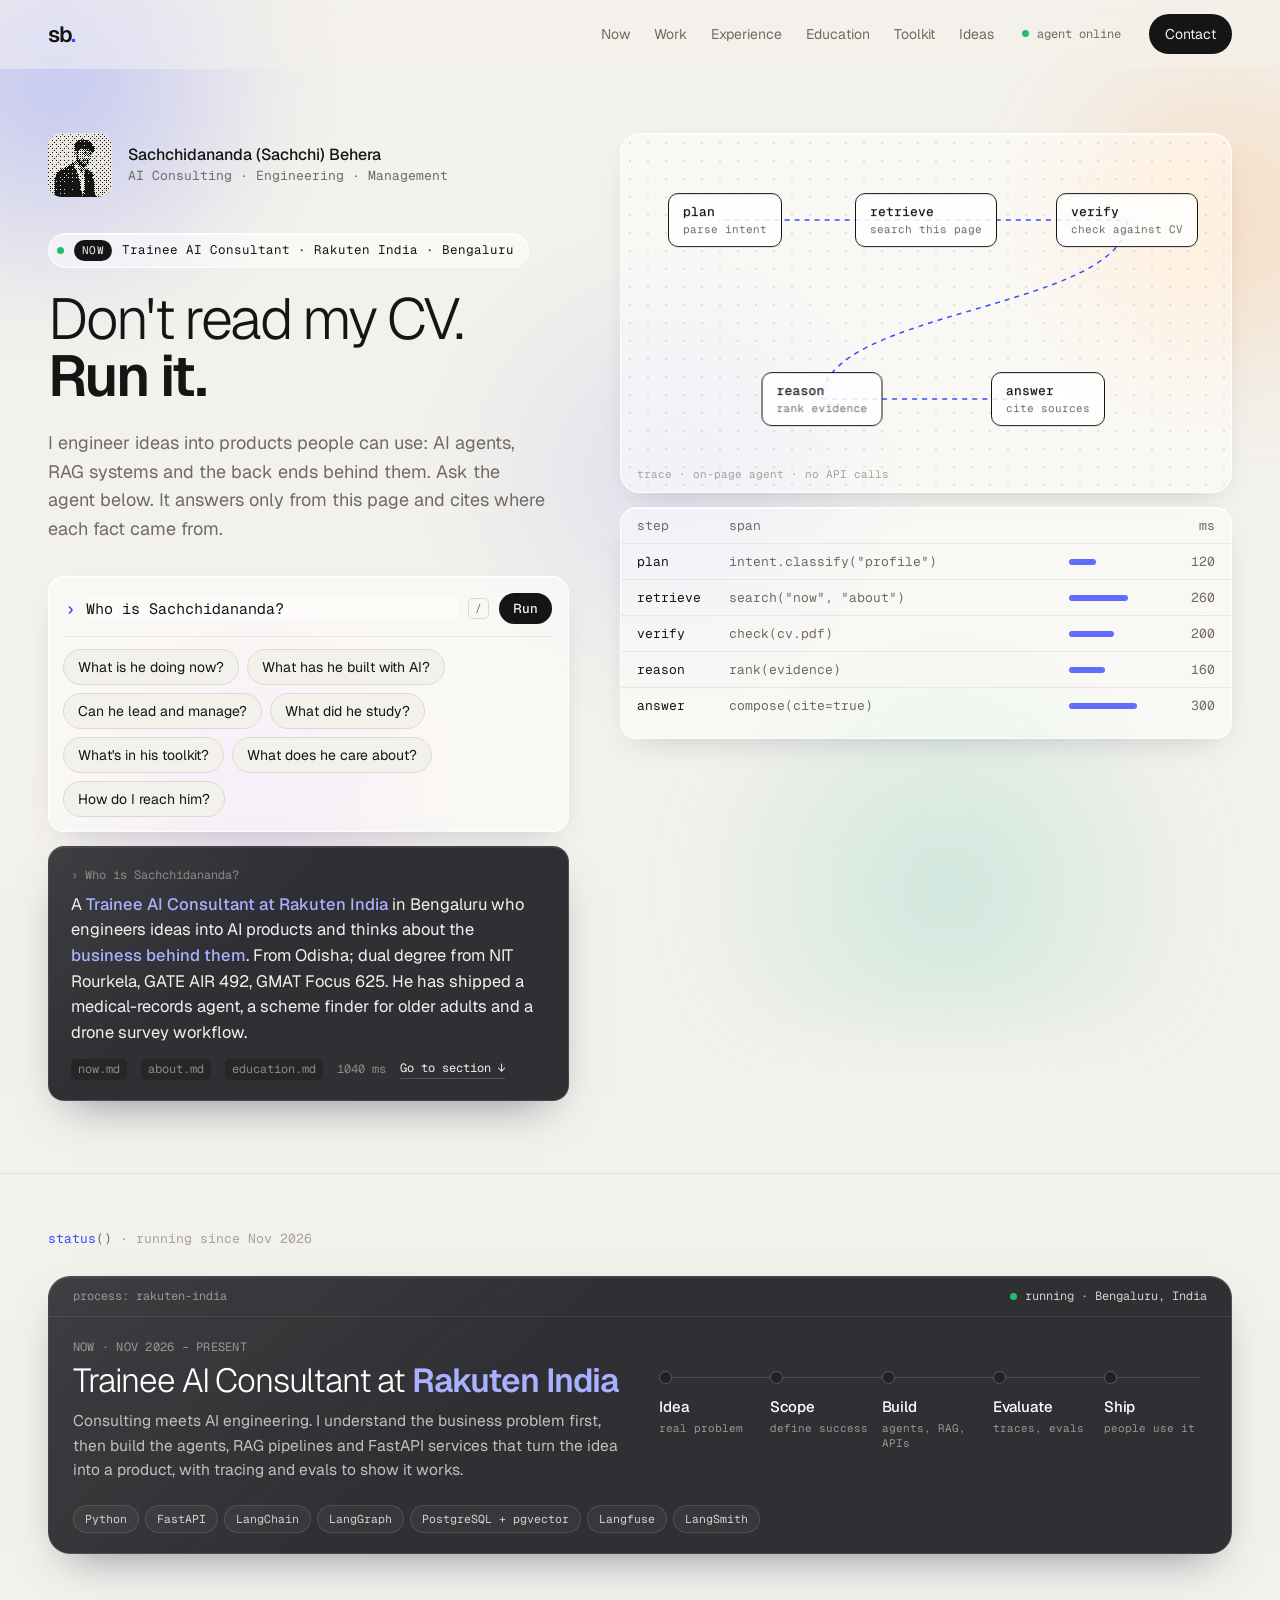
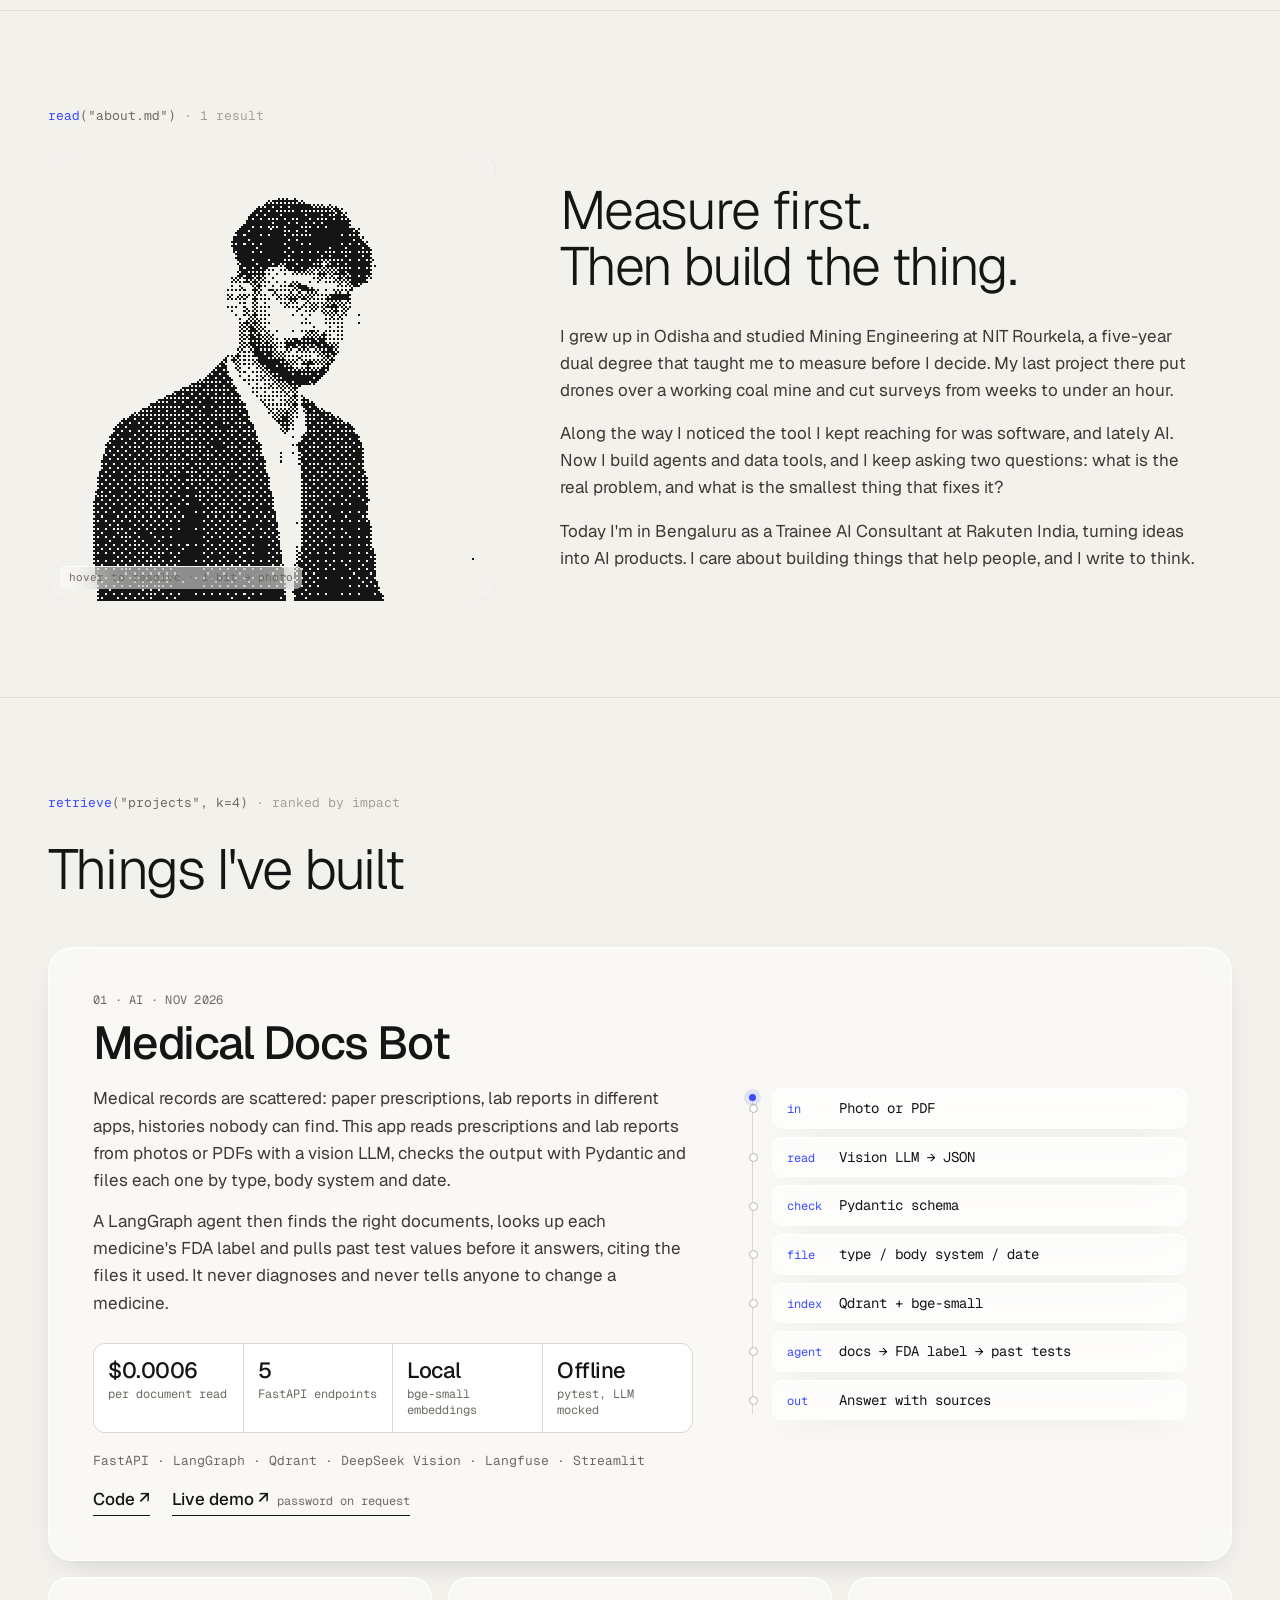
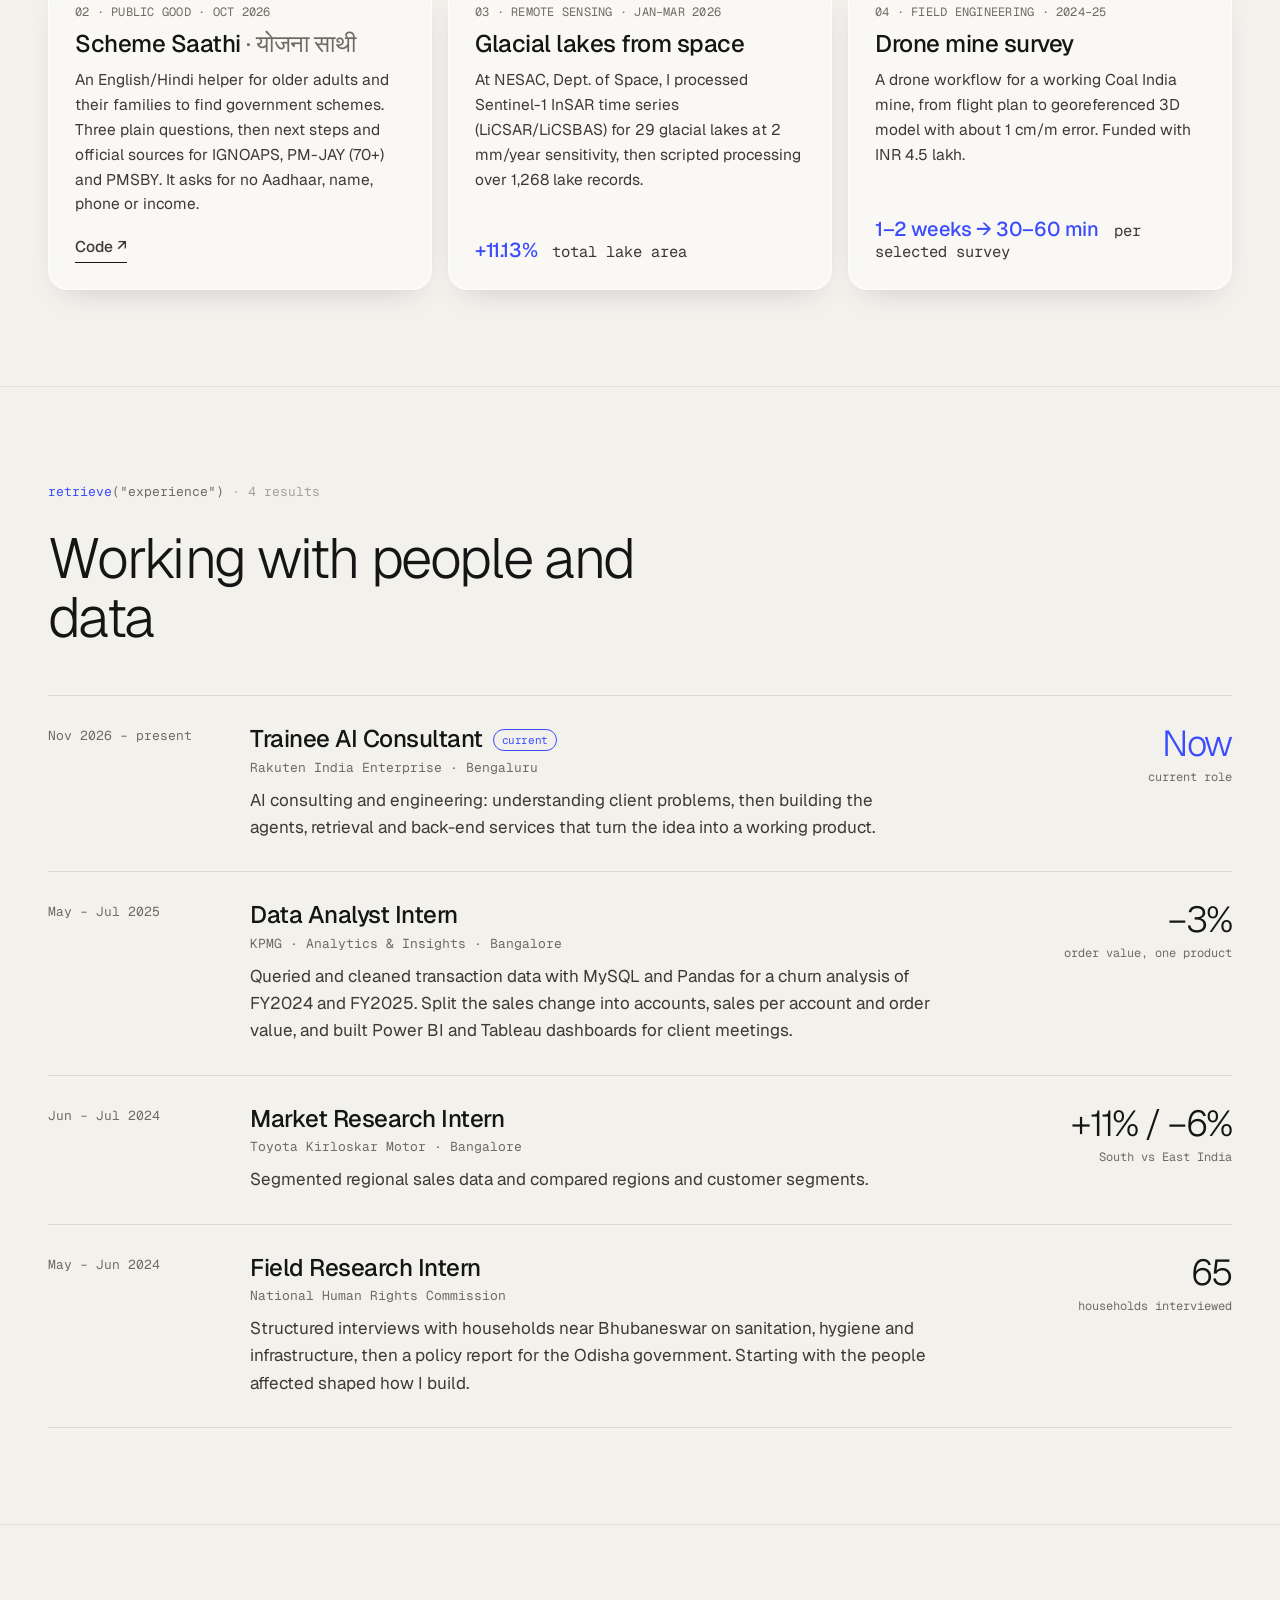
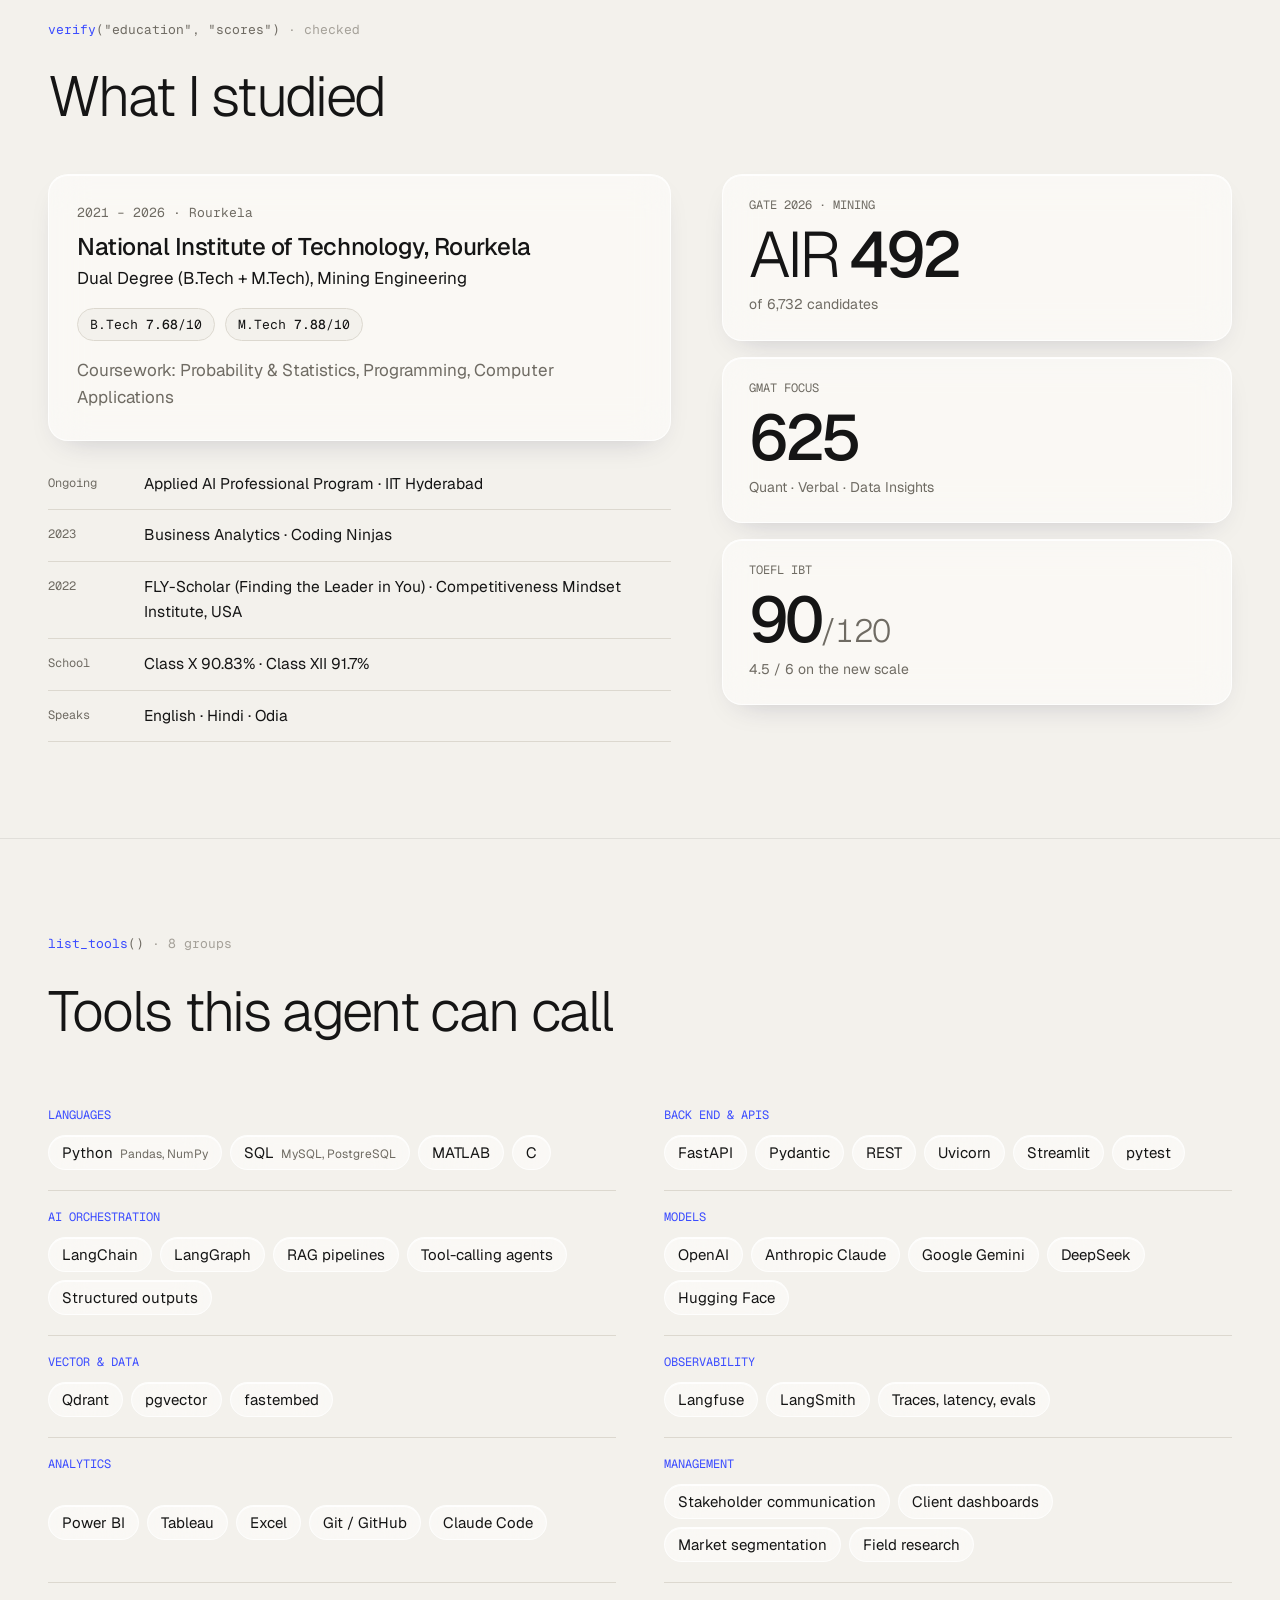
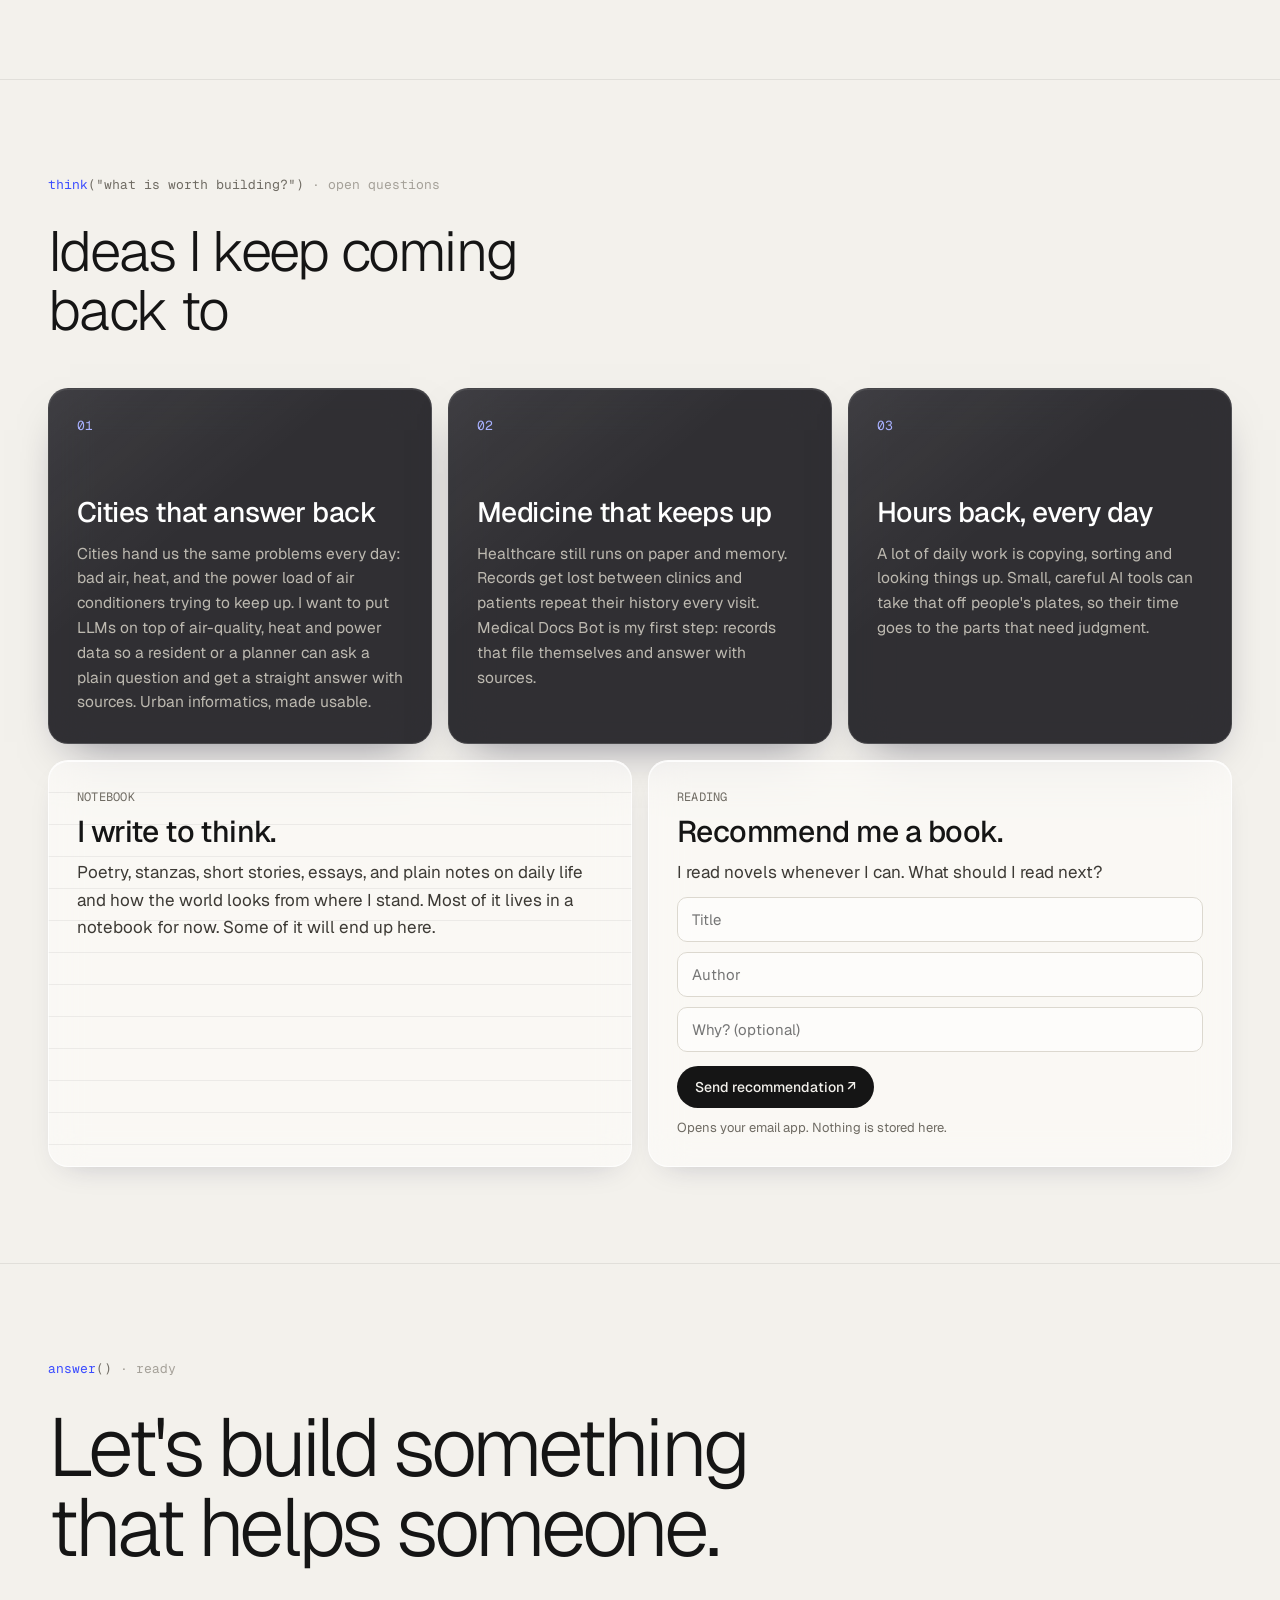
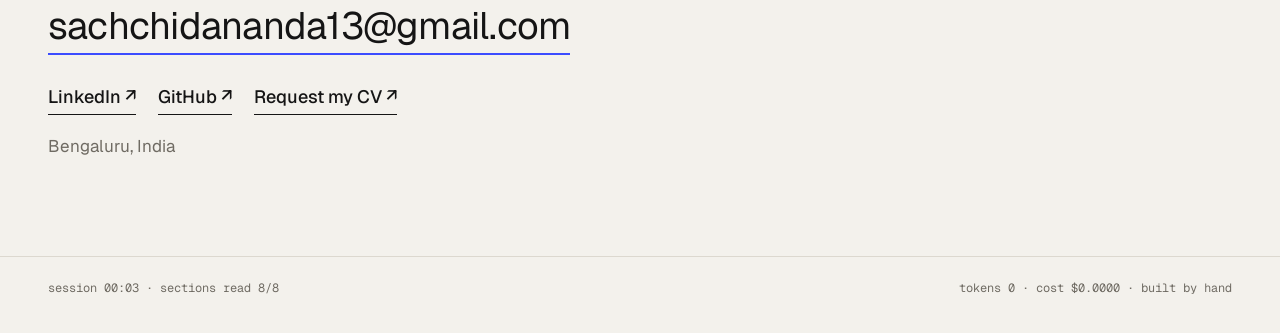
<file: index.html>
<!doctype html>
<html lang="en">
<head>
<meta charset="utf-8">
<meta name="viewport" content="width=device-width, initial-scale=1">
<title>Sachchidananda (Sachchi) Behera · AI, engineering, management</title>
<meta name="description" content="Sachchidananda (Sachchi) Behera is a Trainee AI Consultant at Rakuten India in Bengaluru who engineers ideas into AI products. NIT Rourkela dual degree, GATE AIR 492, GMAT Focus 625. Medical Docs Bot, Scheme Saathi and more.">
<link rel="canonical" href="https://sachchi-sapiens.github.io/">
<meta property="og:title" content="Sachchidananda (Sachchi) Behera · Don't read my CV. Run it.">
<meta property="og:description" content="AI systems, engineering and management. Ask the on-page agent anything about my work.">
<meta property="og:url" content="https://sachchi-sapiens.github.io/">
<meta property="og:image" content="https://sachchi-sapiens.github.io/photo.jpg">
<meta name="twitter:card" content="summary">
<link rel="icon" href="favicon.svg" type="image/svg+xml">
<link rel="preconnect" href="https://fonts.googleapis.com">
<link rel="preconnect" href="https://fonts.gstatic.com" crossorigin>
<link href="https://fonts.googleapis.com/css2?family=Geist:wght@300;400;500;600&family=Geist+Mono:wght@400;500&display=swap" rel="stylesheet">
<link rel="stylesheet" href="styles.css">
</head>
<body>
<a class="skip" href="#about">Skip to content</a>

<header class="top">
  <a class="mono-mark" href="#top" aria-label="Back to top">sb<span>.</span></a>
  <nav aria-label="Sections">
    <a href="#now">Now</a><a href="#work">Work</a><a href="#lead">Experience</a><a href="#edu">Education</a><a href="#tools">Toolkit</a><a href="#ideas">Ideas</a>
  </nav>
  <span class="live">agent online</span>
  <a class="btn-sm" href="#contact">Contact</a>
</header>

<main>
<!-- ============ HERO / AGENT ============ -->
<section class="hero" id="top">
  <div class="hero-left">
    <div class="who">
      <canvas id="avatar" width="128" height="128" aria-hidden="true"></canvas>
      <div><b>Sachchidananda (Sachchi) Behera</b>AI Consulting · Engineering · Management</div>
    </div>
    <a class="now-pill" href="#now"><span class="dot" aria-hidden="true"></span><span>Now</span>Trainee AI Consultant · Rakuten India · Bengaluru</a>
    <h1>Don't read my CV.<br><b>Run it.</b></h1>
    <p class="sub">I engineer ideas into products people can use: AI agents, RAG systems and the back ends behind them. Ask the agent below. It answers only from this page and cites where each fact came from.</p>

    <form class="ask" id="ask" autocomplete="off">
      <label for="q" class="sr">Ask a question about Sachchidananda</label>
      <div class="ask-row">
        <span class="prompt" aria-hidden="true">›</span>
        <input id="q" name="q" placeholder="Ask anything, e.g. can he lead a team?" maxlength="120">
        <kbd aria-hidden="true">/</kbd>
        <button class="run" type="submit">Run</button>
      </div>
      <div class="chips" id="chips"></div>
    </form>

    <div class="answer" id="answer" aria-live="polite"></div>
  </div>

  <div class="hero-right">
    <div class="graph" id="graph" aria-hidden="true">
      <svg id="edges"></svg>
      <div class="node" data-n="plan" style="--x:17%;--y:24%">plan<small>parse intent</small></div>
      <div class="node" data-n="retrieve" style="--x:50%;--y:24%">retrieve<small>search this page</small></div>
      <div class="node" data-n="verify" style="--x:83%;--y:24%">verify<small>check against CV</small></div>
      <div class="node" data-n="reason" style="--x:33%;--y:74%">reason<small>rank evidence</small></div>
      <div class="node" data-n="answer" style="--x:70%;--y:74%">answer<small>cite sources</small></div>
      <span class="graph-label">trace · on-page agent · no API calls</span>
    </div>
    <div class="trace" id="trace">
      <div class="row head"><span>step</span><span>span</span><span class="ms">ms</span></div>
    </div>
  </div>
</section>

<!-- ============ NOW ============ -->
<section class="sec" id="now">
  <p class="span-h"><span>status</span>() <i>· running since Nov 2026</i></p>
  <article class="now">
    <div class="now-head">
      <span>process: rakuten-india</span>
      <span class="run-state"><span class="dot" aria-hidden="true"></span>running · Bengaluru, India</span>
    </div>
    <div class="now-body">
      <div class="now-text">
        <p class="tag">Now · Nov 2026 – present</p>
        <h2>Trainee AI Consultant at <b>Rakuten India</b></h2>
        <p>Consulting meets AI engineering. I understand the business problem first, then build the agents, RAG pipelines and FastAPI services that turn the idea into a product, with tracing and evals to show it works.</p>
      </div>
      <ol class="flow" aria-label="How I take an idea to a product">
        <li><b>Idea</b><small>real problem</small></li>
        <li><b>Scope</b><small>define success</small></li>
        <li><b>Build</b><small>agents, RAG, APIs</small></li>
        <li><b>Evaluate</b><small>traces, evals</small></li>
        <li><b>Ship</b><small>people use it</small></li>
      </ol>
    </div>
    <p class="now-stack"><span>Python</span><span>FastAPI</span><span>LangChain</span><span>LangGraph</span><span>PostgreSQL + pgvector</span><span>Langfuse</span><span>LangSmith</span></p>
  </article>
</section>

<!-- ============ ABOUT ============ -->
<section class="sec" id="about">
  <p class="span-h"><span>read</span>("about.md") <i>· 1 result</i></p>
  <div class="about">
    <figure class="portrait" tabindex="0" aria-label="Portrait of Sachchidananda Behera. Hover or tap to see the photo.">
      <img src="photo.jpg" alt="Sachchidananda Behera, black and white portrait in a dark blazer" width="1254" height="1254">
      <canvas id="dither" aria-hidden="true"></canvas>
      <figcaption>hover to resolve · 1-bit → photo</figcaption>
    </figure>
    <div class="about-text">
      <h2>Measure first.<br>Then build the thing.</h2>
      <p>I grew up in Odisha and studied Mining Engineering at NIT Rourkela, a five-year dual degree that taught me to measure before I decide. My last project there put drones over a working coal mine and cut surveys from weeks to under an hour.</p>
      <p>Along the way I noticed the tool I kept reaching for was software, and lately AI. Now I build agents and data tools, and I keep asking two questions: what is the real problem, and what is the smallest thing that fixes it?</p>
      <p>Today I'm in Bengaluru as a Trainee AI Consultant at Rakuten India, turning ideas into AI products. I care about building things that help people, and I write to think.</p>
    </div>
  </div>
</section>

<!-- ============ WORK ============ -->
<section class="sec" id="work">
  <p class="span-h"><span>retrieve</span>("projects", k=4) <i>· ranked by impact</i></p>
  <h2 class="sec-title">Things I've built</h2>

  <article class="feature">
    <div class="feature-text">
      <p class="tag">01 · AI · Nov 2026</p>
      <h3>Medical Docs Bot</h3>
      <p>Medical records are scattered: paper prescriptions, lab reports in different apps, histories nobody can find. This app reads prescriptions and lab reports from photos or PDFs with a vision LLM, checks the output with Pydantic and files each one by type, body system and date.</p>
      <p>A LangGraph agent then finds the right documents, looks up each medicine's FDA label and pulls past test values before it answers, citing the files it used. It never diagnoses and never tells anyone to change a medicine.</p>
      <ul class="stats">
        <li><b>$0.0006</b>per document read</li>
        <li><b>5</b>FastAPI endpoints</li>
        <li><b>Local</b>bge-small embeddings</li>
        <li><b>Offline</b>pytest, LLM mocked</li>
      </ul>
      <p class="stack">FastAPI · LangGraph · Qdrant · DeepSeek Vision · Langfuse · Streamlit</p>
      <p class="links"><a href="https://github.com/sachchi-sapiens/medical-docs-bot" target="_blank" rel="noopener">Code ↗</a><a href="https://medical-docs-bot.streamlit.app" target="_blank" rel="noopener">Live demo ↗ <small>password on request</small></a></p>
    </div>
    <ol class="pipe" aria-label="How Medical Docs Bot works">
      <li><span>in</span>Photo or PDF</li>
      <li><span>read</span>Vision LLM → JSON</li>
      <li><span>check</span>Pydantic schema</li>
      <li><span>file</span>type / body system / date</li>
      <li><span>index</span>Qdrant + bge-small</li>
      <li><span>agent</span>docs → FDA label → past tests</li>
      <li><span>out</span>Answer with sources</li>
    </ol>
  </article>

  <div class="cards">
    <article class="card">
      <p class="tag">02 · Public good · Oct 2026</p>
      <h3>Scheme Saathi <span lang="hi">· योजना साथी</span></h3>
      <p>An English/Hindi helper for older adults and their families to find government schemes. Three plain questions, then next steps and official sources for IGNOAPS, PM-JAY (70+) and PMSBY. It asks for no Aadhaar, name, phone or income.</p>
      <p class="links"><a href="https://github.com/sachchi-sapiens/scheme-saathi" target="_blank" rel="noopener">Code ↗</a></p>
    </article>
    <article class="card">
      <p class="tag">03 · Remote sensing · Jan–Mar 2026</p>
      <h3>Glacial lakes from space</h3>
      <p>At NESAC, Dept. of Space, I processed Sentinel-1 InSAR time series (LiCSAR/LiCSBAS) for 29 glacial lakes at 2 mm/year sensitivity, then scripted processing over 1,268 lake records.</p>
      <p class="num-line"><b>+11.13%</b> total lake area</p>
    </article>
    <article class="card">
      <p class="tag">04 · Field engineering · 2024–25</p>
      <h3>Drone mine survey</h3>
      <p>A drone workflow for a working Coal India mine, from flight plan to georeferenced 3D model with about 1 cm/m error. Funded with INR 4.5 lakh.</p>
      <p class="num-line"><b>1–2 weeks → 30–60 min</b> per selected survey</p>
    </article>
  </div>
</section>

<!-- ============ LEADERSHIP ============ -->
<section class="sec" id="lead">
  <p class="span-h"><span>retrieve</span>("experience") <i>· 4 results</i></p>
  <h2 class="sec-title">Working with people and data</h2>
  <div class="rows">
    <article class="row-item current">
      <p class="when">Nov 2026 – present</p>
      <div><h3>Trainee AI Consultant</h3><p class="org">Rakuten India Enterprise · Bengaluru</p><p>AI consulting and engineering: understanding client problems, then building the agents, retrieval and back-end services that turn the idea into a working product.</p></div>
      <p class="big">Now<small>current role</small></p>
    </article>
    <article class="row-item">
      <p class="when">May – Jul 2025</p>
      <div><h3>Data Analyst Intern</h3><p class="org">KPMG · Analytics &amp; Insights · Bangalore</p><p>Queried and cleaned transaction data with MySQL and Pandas for a churn analysis of FY2024 and FY2025. Split the sales change into accounts, sales per account and order value, and built Power BI and Tableau dashboards for client meetings.</p></div>
      <p class="big">−3%<small>order value, one product</small></p>
    </article>
    <article class="row-item">
      <p class="when">Jun – Jul 2024</p>
      <div><h3>Market Research Intern</h3><p class="org">Toyota Kirloskar Motor · Bangalore</p><p>Segmented regional sales data and compared regions and customer segments.</p></div>
      <p class="big">+11% / −6%<small>South vs East India</small></p>
    </article>
    <article class="row-item">
      <p class="when">May – Jun 2024</p>
      <div><h3>Field Research Intern</h3><p class="org">National Human Rights Commission</p><p>Structured interviews with households near Bhubaneswar on sanitation, hygiene and infrastructure, then a policy report for the Odisha government. Starting with the people affected shaped how I build.</p></div>
      <p class="big">65<small>households interviewed</small></p>
    </article>
  </div>
</section>

<!-- ============ EDUCATION ============ -->
<section class="sec" id="edu">
  <p class="span-h"><span>verify</span>("education", "scores") <i>· checked</i></p>
  <h2 class="sec-title">What I studied</h2>
  <div class="edu">
    <div>
      <article class="school">
        <p class="when">2021 – 2026 · Rourkela</p>
        <h3>National Institute of Technology, Rourkela</h3>
        <p>Dual Degree (B.Tech + M.Tech), Mining Engineering</p>
        <p class="grades"><span>B.Tech <b>7.68</b>/10</span><span>M.Tech <b>7.88</b>/10</span></p>
        <p class="muted">Coursework: Probability &amp; Statistics, Programming, Computer Applications</p>
      </article>
      <ul class="certs">
        <li><span>Ongoing</span>Applied AI Professional Program · IIT Hyderabad</li>
        <li><span>2023</span>Business Analytics · Coding Ninjas</li>
        <li><span>2022</span>FLY-Scholar (Finding the Leader in You) · Competitiveness Mindset Institute, USA</li>
        <li><span>School</span>Class X 90.83% · Class XII 91.7%</li>
        <li><span>Speaks</span>English · Hindi · Odia</li>
      </ul>
    </div>
    <div class="scores">
      <div class="score"><p class="lbl">GATE 2026 · Mining</p><p class="val">AIR <b data-count="492">492</b></p><p class="muted">of 6,732 candidates</p></div>
      <div class="score"><p class="lbl">GMAT Focus</p><p class="val"><b data-count="625">625</b></p><p class="muted">Quant · Verbal · Data Insights</p></div>
      <div class="score"><p class="lbl">TOEFL iBT</p><p class="val"><b data-count="90">90</b><i>/120</i></p><p class="muted">4.5 / 6 on the new scale</p></div>
    </div>
  </div>
</section>

<!-- ============ TOOLKIT ============ -->
<section class="sec" id="tools">
  <p class="span-h"><span>list_tools</span>() <i>· 8 groups</i></p>
  <h2 class="sec-title">Tools this agent can call</h2>
  <dl class="tools">
    <div><dt>Languages</dt><dd>Python <small>Pandas, NumPy</small></dd><dd>SQL <small>MySQL, PostgreSQL</small></dd><dd>MATLAB</dd><dd>C</dd></div>
    <div><dt>Back end &amp; APIs</dt><dd>FastAPI</dd><dd>Pydantic</dd><dd>REST</dd><dd>Uvicorn</dd><dd>Streamlit</dd><dd>pytest</dd></div>
    <div><dt>AI orchestration</dt><dd>LangChain</dd><dd>LangGraph</dd><dd>RAG pipelines</dd><dd>Tool-calling agents</dd><dd>Structured outputs</dd></div>
    <div><dt>Models</dt><dd>OpenAI</dd><dd>Anthropic Claude</dd><dd>Google Gemini</dd><dd>DeepSeek</dd><dd>Hugging Face</dd></div>
    <div><dt>Vector &amp; data</dt><dd>Qdrant</dd><dd>pgvector</dd><dd>fastembed</dd></div>
    <div><dt>Observability</dt><dd>Langfuse</dd><dd>LangSmith</dd><dd>Traces, latency, evals</dd></div>
    <div><dt>Analytics</dt><dd>Power BI</dd><dd>Tableau</dd><dd>Excel</dd><dd>Git / GitHub</dd><dd>Claude Code</dd></div>
    <div><dt>Management</dt><dd>Stakeholder communication</dd><dd>Client dashboards</dd><dd>Market segmentation</dd><dd>Field research</dd></div>
  </dl>
</section>

<!-- ============ IDEAS ============ -->
<section class="sec" id="ideas">
  <p class="span-h"><span>think</span>("what is worth building?") <i>· open questions</i></p>
  <h2 class="sec-title">Ideas I keep coming back to</h2>
  <div class="ideas">
    <article class="idea">
      <p class="idx">01</p>
      <h3>Cities that answer back</h3>
      <p>Cities hand us the same problems every day: bad air, heat, and the power load of air conditioners trying to keep up. I want to put LLMs on top of air-quality, heat and power data so a resident or a planner can ask a plain question and get a straight answer with sources. Urban informatics, made usable.</p>
    </article>
    <article class="idea">
      <p class="idx">02</p>
      <h3>Medicine that keeps up</h3>
      <p>Healthcare still runs on paper and memory. Records get lost between clinics and patients repeat their history every visit. Medical Docs Bot is my first step: records that file themselves and answer with sources.</p>
    </article>
    <article class="idea">
      <p class="idx">03</p>
      <h3>Hours back, every day</h3>
      <p>A lot of daily work is copying, sorting and looking things up. Small, careful AI tools can take that off people's plates, so their time goes to the parts that need judgment.</p>
    </article>
  </div>

  <div class="notebook">
    <div class="note">
      <p class="tag">Notebook</p>
      <h3>I write to think.</h3>
      <p>Poetry, stanzas, short stories, essays, and plain notes on daily life and how the world looks from where I stand. Most of it lives in a notebook for now. Some of it will end up here.</p>
    </div>
    <form class="book" id="book">
      <p class="tag">Reading</p>
      <h3>Recommend me a book.</h3>
      <p>I read novels whenever I can. What should I read next?</p>
      <label class="sr" for="bt">Book title</label>
      <input id="bt" name="title" placeholder="Title" required maxlength="120">
      <label class="sr" for="ba">Author</label>
      <input id="ba" name="author" placeholder="Author" maxlength="80">
      <label class="sr" for="bw">Why I should read it</label>
      <input id="bw" name="why" placeholder="Why? (optional)" maxlength="240">
      <button type="submit">Send recommendation ↗</button>
      <p class="muted small">Opens your email app. Nothing is stored here.</p>
    </form>
  </div>
</section>

<!-- ============ CONTACT ============ -->
<section class="sec contact" id="contact">
  <p class="span-h"><span>answer</span>() <i>· ready</i></p>
  <h2>Let's build something<br>that helps someone.</h2>
  <a class="mail" href="mailto:sachchidananda13@gmail.com">sachchidananda13@gmail.com</a>
  <p class="links big-links">
    <a href="https://www.linkedin.com/in/sachchidananda-behera" target="_blank" rel="noopener">LinkedIn ↗</a>
    <a href="https://github.com/sachchi-sapiens" target="_blank" rel="noopener">GitHub ↗</a>
    <a href="mailto:sachchidananda13@gmail.com?subject=CV%20request">Request my CV ↗</a>
  </p>
  <p class="muted">Bengaluru, India</p>
</section>
</main>

<footer class="foot">
  <span id="runlog">session started</span>
  <span>tokens 0 · cost $0.0000 · built by hand</span>
</footer>

<script src="content.js"></script>
<script src="app.js"></script>
</body>
</html>
</file>
<file: styles.css>
:root{
  --bg:#f3f1ec; --paper:#fff; --glass:rgba(255,255,255,.5); --glass-edge:rgba(255,255,255,.75); --glass-dark:rgba(16,16,22,.86); --ink:#151515; --dim:#6f6b63; --line:#dcd8cf; --soft:#e9e6df;
  --acc:#3b4cff; --acc-soft:rgba(59,76,255,.12); --ok:#1fbf6a;
  --pad:clamp(16px,4vw,48px); --max:1280px;
  --sans:'Geist',system-ui,-apple-system,sans-serif; --mono:'Geist Mono',ui-monospace,Consolas,monospace;
}
*{box-sizing:border-box;margin:0;padding:0}
html{scroll-behavior:smooth;scroll-padding-top:72px}
body{background:var(--bg);color:var(--ink);font:400 17px/1.6 var(--sans);-webkit-font-smoothing:antialiased;overflow-x:hidden}
a{color:inherit}
img,canvas{display:block;max-width:100%}
h1,h2,h3{font-weight:400;letter-spacing:-.03em;line-height:1.05}
b{font-weight:600}
.sr{position:absolute;width:1px;height:1px;overflow:hidden;clip:rect(0 0 0 0);white-space:nowrap}
.skip{position:absolute;left:-999px;top:8px;background:var(--ink);color:var(--bg);padding:8px 14px;border-radius:8px;z-index:99}
.skip:focus{left:8px}
:focus-visible{outline:2px solid var(--acc);outline-offset:3px;border-radius:6px}
.muted{color:var(--dim)}
.small{font-size:13px}
.tag{font:400 12px/1.4 var(--mono);color:var(--dim);letter-spacing:.02em;text-transform:uppercase}

/* ---------- top bar ---------- */
.top{position:sticky;top:0;z-index:20;display:flex;align-items:center;gap:28px;padding:14px var(--pad);background:rgba(243,241,236,.55);-webkit-backdrop-filter:blur(18px) saturate(160%);backdrop-filter:blur(18px) saturate(160%);border-bottom:1px solid transparent;transition:border-color .3s}
.top.scrolled{border-bottom-color:var(--line)}
.mono-mark{font:600 22px/1 var(--sans);letter-spacing:-.06em;text-decoration:none}
.mono-mark span{color:var(--acc)}
.top nav{display:flex;gap:24px;margin-left:auto;font-size:14px}
.top nav a{text-decoration:none;color:var(--dim);transition:color .2s}
.top nav a:hover,.top nav a.on{color:var(--ink)}
.live{font:400 12px/1 var(--mono);color:var(--dim)}
.live::before{content:'';display:inline-block;width:7px;height:7px;border-radius:50%;background:var(--ok);margin-right:8px;vertical-align:1px;animation:pulse 1.8s infinite}
@keyframes pulse{50%{opacity:.3}}
.btn-sm{font-size:14px;text-decoration:none;background:var(--ink);color:var(--bg);padding:9px 16px;border-radius:999px;transition:background .2s}
.btn-sm:hover{background:var(--acc)}

/* ---------- hero ---------- */
.hero{display:grid;grid-template-columns:minmax(0,.92fr) minmax(0,1.08fr);gap:clamp(28px,4vw,64px);max-width:var(--max);margin:0 auto;padding:clamp(28px,5vw,64px) var(--pad) 72px;min-height:calc(100vh - 62px)}
.who{display:flex;gap:16px;align-items:center;margin-bottom:36px}
.who canvas{width:64px;height:64px;border-radius:14px;background:var(--soft);image-rendering:pixelated}
.who div{font:400 13px/1.5 var(--mono);color:var(--dim)}
.who b{display:block;font:500 16px/1.3 var(--sans);color:var(--ink)}
.hero h1{font-weight:300;font-size:clamp(40px,4.5vw,70px);line-height:1;letter-spacing:-.045em}
.hero h1 b{font-weight:600}
.sub{margin-top:24px;max-width:500px;color:var(--dim);font-size:18px}

.ask{margin-top:32px;border:1px solid var(--line);border-radius:16px;background:var(--paper);padding:14px;box-shadow:0 1px 0 rgba(0,0,0,.02)}
.ask-row{display:flex;align-items:center;gap:10px;border-bottom:1px solid var(--soft);padding:2px 2px 12px}
.prompt{font:500 18px/1 var(--mono);color:var(--acc)}
.ask input{flex:1;min-width:0;border:0;outline:0;background:none;font:400 15px/1.4 var(--mono);color:var(--ink)}
.ask input::placeholder{color:#a5a199}
kbd{font:400 11px/1 var(--mono);color:var(--dim);border:1px solid var(--line);border-radius:5px;padding:4px 6px}
.run{border:0;background:var(--ink);color:var(--bg);font:500 13px/1 var(--sans);padding:9px 14px;border-radius:999px;cursor:pointer;transition:background .2s}
.run:hover{background:var(--acc)}
.chips{display:flex;flex-wrap:wrap;gap:8px;margin-top:12px}
.chips button{font:400 14px/1 var(--sans);border:1px solid var(--line);background:var(--bg);padding:10px 14px;border-radius:999px;cursor:pointer;color:var(--ink);transition:background .2s,color .2s,border-color .2s}
.chips button:hover,.chips button.on{background:var(--ink);color:#fff;border-color:var(--ink)}

.answer{margin-top:14px;padding:20px 22px;border-radius:16px;background:var(--ink);color:#f3f1ec;font-size:16.5px;line-height:1.55;display:none}
.answer.show{display:block;animation:fadein .4s ease}
.answer .q{display:block;font:400 12px/1.4 var(--mono);color:#8f8b83;margin-bottom:8px}
.answer b{color:#a8b1ff;font-weight:500}
.answer .meta{display:flex;flex-wrap:wrap;gap:6px 14px;align-items:center;margin-top:14px;font:400 12px/1.4 var(--mono);color:#8f8b83}
.answer .meta a{color:#f3f1ec;text-decoration:none;border-bottom:1px solid #555;padding-bottom:1px}
.answer .meta a:hover{border-color:#a8b1ff}
.answer .cite{background:#262626;border-radius:5px;padding:2px 7px}
.caret::after{content:'▍';color:var(--acc);animation:pulse 1s steps(1) infinite}
@keyframes fadein{from{opacity:0;transform:translateY(6px)}}

.hero-right{display:flex;flex-direction:column;gap:14px;min-width:0;align-self:start;position:sticky;top:84px}
.graph{position:relative;height:clamp(300px,40vh,380px);border:1px solid var(--line);border-radius:20px;background:var(--paper);background-image:radial-gradient(#e2dfd8 1px,transparent 1px);background-size:18px 18px;overflow:hidden}
.graph svg{position:absolute;inset:0;width:100%;height:100%}
.graph path{fill:none;stroke:var(--line);stroke-width:1.5;transition:stroke .3s}
.graph path.on{stroke:var(--acc);stroke-dasharray:5 5;animation:flow .6s linear infinite}
@keyframes flow{to{stroke-dashoffset:-10}}
.node{position:absolute;left:var(--x);top:var(--y);transform:translate(-50%,-50%);padding:10px 14px;border:1px solid var(--line);border-radius:10px;background:var(--paper);font:500 13px/1.2 var(--mono);transition:border-color .3s,box-shadow .3s,color .3s;white-space:nowrap}
.node small{display:block;font-weight:400;color:var(--dim);font-size:11px;margin-top:3px}
.node.on{border-color:var(--acc);box-shadow:0 0 0 5px var(--acc-soft);color:var(--acc)}
.node.done{border-color:var(--ink)}
.graph-label{position:absolute;left:16px;bottom:12px;font:400 11px/1 var(--mono);color:#a5a199}
.trace{border:1px solid var(--line);border-radius:16px;background:var(--paper);font:400 13px/1 var(--mono);overflow:hidden;min-height:232px}
.trace .row{display:grid;grid-template-columns:80px minmax(0,1fr) 90px 44px;gap:12px;align-items:center;padding:11px 16px;border-top:1px solid var(--soft);animation:fadein .3s ease}
.trace .row.head{border-top:0;color:var(--dim);grid-template-columns:80px minmax(0,1fr) 44px}
.trace .fn{overflow:hidden;text-overflow:ellipsis;white-space:nowrap;color:var(--dim)}
.trace .bar{height:6px;border-radius:3px;background:var(--acc);opacity:.8;transform-origin:left;animation:grow .5s ease}
@keyframes grow{from{transform:scaleX(0)}}
.trace .ms{text-align:right;color:var(--dim)}

/* ---------- sections ---------- */
.sec{max-width:var(--max);margin:0 auto;padding:96px var(--pad);border-top:1px solid var(--line)}
.span-h{font:400 13px/1.4 var(--mono);color:var(--dim);margin-bottom:28px}
.span-h span{color:var(--acc)}
.span-h i{font-style:normal;color:#a5a199}
.sec-title{font-size:clamp(34px,4.4vw,60px);font-weight:300;margin-bottom:48px;max-width:16ch}
h3{font-size:24px;font-weight:500;letter-spacing:-.02em}
.reveal{opacity:0;transform:translateY(16px);transition:opacity .7s ease,transform .7s ease}
.reveal.in{opacity:1;transform:none}

/* about */
.about{display:grid;grid-template-columns:minmax(0,.8fr) minmax(0,1.2fr);gap:clamp(28px,5vw,80px);align-items:center}
.portrait{position:relative;aspect-ratio:1;border-radius:20px;overflow:hidden;background:var(--soft);cursor:crosshair;outline-offset:6px}
.portrait img,.portrait canvas{position:absolute;inset:0;width:100%;height:100%;object-fit:cover}
.portrait img{filter:grayscale(1)}
.portrait canvas{image-rendering:pixelated;transition:opacity .6s ease}
.portrait:hover canvas,.portrait:focus canvas{opacity:0}
.portrait figcaption{position:absolute;left:12px;bottom:12px;font:400 11px/1 var(--mono);background:var(--paper);padding:6px 9px;border-radius:6px;color:var(--dim)}
.about-text h2{font-size:clamp(34px,4.2vw,56px);font-weight:300;margin-bottom:28px}
.about-text p{color:#3d3a35;max-width:58ch}
.about-text p+p{margin-top:16px}

/* work */
.feature{display:grid;grid-template-columns:minmax(0,1.15fr) minmax(0,.85fr);gap:clamp(24px,4vw,56px);padding:clamp(22px,3.5vw,44px);border:1px solid var(--line);border-radius:24px;background:var(--paper)}
.feature h3{font-size:clamp(32px,3.6vw,48px);font-weight:500;letter-spacing:-.035em;margin:10px 0 18px}
.feature-text>p:not(.tag):not(.stack):not(.links){color:#3d3a35}
.feature-text>p+p{margin-top:14px}
.stats{list-style:none;display:grid;grid-template-columns:repeat(4,1fr);gap:1px;background:var(--line);border:1px solid var(--line);border-radius:12px;overflow:hidden;margin:26px 0 18px}
.stats li{background:var(--paper);padding:14px;font:400 12px/1.35 var(--mono);color:var(--dim)}
.stats b{display:block;font:500 22px/1.1 var(--sans);color:var(--ink);letter-spacing:-.02em;margin-bottom:4px}
.stack{font:400 13px/1.6 var(--mono);color:var(--dim)}
.links{display:flex;flex-wrap:wrap;gap:10px 22px;margin-top:18px}
.links a{text-decoration:none;font-weight:500;border-bottom:1px solid var(--ink);padding-bottom:2px;transition:color .2s,border-color .2s}
.links a:hover{color:var(--acc);border-color:var(--acc)}
.links small{font:400 12px var(--mono);color:var(--dim);margin-left:4px}
.pipe{list-style:none;position:relative;align-self:center;padding-left:28px}
.pipe::before{content:'';position:absolute;left:8px;top:14px;bottom:14px;width:1px;background:var(--line)}
.pipe::after{content:'';position:absolute;left:5px;top:14px;width:7px;height:7px;border-radius:50%;background:var(--acc);box-shadow:0 0 0 5px var(--acc-soft);animation:travel 4.2s cubic-bezier(.6,0,.4,1) infinite}
@keyframes travel{0%{top:14px}90%,100%{top:calc(100% - 20px)}}
.pipe li{position:relative;padding:10px 14px;margin:8px 0;border:1px solid var(--line);border-radius:10px;font:400 14px/1.3 var(--mono);background:var(--bg)}
.pipe li::before{content:'';position:absolute;left:-24px;top:50%;width:7px;height:7px;margin-top:-4px;border-radius:50%;background:var(--paper);border:1px solid #b9b5ac}
.pipe span{display:inline-block;min-width:52px;color:var(--acc);font-size:12px}
.cards{display:grid;grid-template-columns:repeat(3,1fr);gap:16px;margin-top:16px}
.card{display:flex;flex-direction:column;padding:26px;border:1px solid var(--line);border-radius:20px;background:var(--paper);transition:transform .3s ease,border-color .3s}
.card:hover{transform:translateY(-3px);border-color:#bdb9b0}
.card h3{margin:10px 0 12px}
.card h3 span{color:var(--dim);font-weight:400}
.card>p:not(.tag){color:#3d3a35;font-size:15.5px}
.card .links,.card .num-line{margin-top:auto;padding-top:18px}
.num-line{font:400 13px/1.4 var(--mono);color:var(--dim)}
.num-line b{font:500 20px/1 var(--sans);color:var(--acc);letter-spacing:-.02em;margin-right:6px}

/* leadership */
.rows{border-top:1px solid var(--line)}
.row-item{display:grid;grid-template-columns:170px minmax(0,1fr) 210px;gap:32px;padding:30px 0;border-bottom:1px solid var(--line);transition:background .3s}
.row-item:hover{background:linear-gradient(90deg,transparent,rgba(59,76,255,.04),transparent)}
.when{font:400 13px/1.6 var(--mono);color:var(--dim)}
.org{font:400 13px/1.5 var(--mono);color:var(--dim);margin:6px 0 10px}
.row-item>div>p:last-child{color:#3d3a35;max-width:62ch}
.big{text-align:right;font:300 36px/1 var(--sans);letter-spacing:-.04em}
.big small{display:block;margin-top:8px;font:400 12px/1.3 var(--mono);color:var(--dim);letter-spacing:0}

/* education */
.edu{display:grid;grid-template-columns:minmax(0,1.1fr) minmax(0,.9fr);gap:clamp(24px,4vw,56px)}
.school{padding:28px;border:1px solid var(--line);border-radius:20px;background:var(--paper)}
.school h3{margin:10px 0 6px}
.grades{display:flex;gap:10px;flex-wrap:wrap;margin:16px 0}
.grades span{font:400 13px var(--mono);background:var(--bg);border:1px solid var(--line);border-radius:999px;padding:7px 12px}
.grades b{font-weight:500}
.certs{list-style:none;margin-top:18px}
.certs li{display:grid;grid-template-columns:80px 1fr;gap:16px;padding:13px 0;border-bottom:1px solid var(--line);font-size:15.5px}
.certs span{font:400 12px/1.9 var(--mono);color:var(--dim)}
.scores{display:grid;gap:16px;align-content:start}
.score{padding:24px 26px;border:1px solid var(--line);border-radius:20px;background:var(--paper)}
.lbl{font:400 12px/1 var(--mono);color:var(--dim);text-transform:uppercase}
.val{font:300 clamp(46px,5vw,68px)/1 var(--sans);letter-spacing:-.05em;margin:12px 0 6px;font-variant-numeric:tabular-nums}
.val b{font-weight:500}
.val i{font-style:normal;color:var(--dim);font-size:.5em;letter-spacing:-.02em}
.score .muted{font-size:14px}

/* toolkit */
.tools{display:grid;grid-template-columns:repeat(2,1fr);gap:0 48px}
.tools>div{display:flex;flex-wrap:wrap;align-items:baseline;gap:8px;padding:20px 0;border-bottom:1px solid var(--line)}
.tools dt{width:100%;font:400 12px/1 var(--mono);color:var(--acc);text-transform:uppercase;margin-bottom:6px}
.tools dd{font:400 15px/1 var(--sans);padding:9px 13px;border:1px solid var(--line);border-radius:999px;background:var(--paper);transition:border-color .2s,transform .2s}
.tools dd:hover{border-color:var(--ink);transform:translateY(-1px)}
.tools small{color:var(--dim);font-size:12px;margin-left:3px}

/* ideas */
.ideas{display:grid;grid-template-columns:repeat(3,1fr);gap:16px}
.idea{padding:28px;border-radius:20px;background:var(--ink);color:#e9e6df;min-height:300px;display:flex;flex-direction:column}
.idea .idx{font:400 13px var(--mono);color:#a8b1ff}
.idea h3{color:#fff;font-size:28px;margin:64px 0 14px}
.idea p:last-child{color:#bdb9b0;font-size:15.5px}
.notebook{display:grid;grid-template-columns:1fr 1fr;gap:16px;margin-top:16px}
.note,.book{padding:28px;border:1px solid var(--line);border-radius:20px;background:var(--paper)}
.note h3,.book h3{font-size:30px;margin:10px 0 12px}
.note>p:last-child,.book>p:not(.tag):not(.small){color:#3d3a35}
.note{background:var(--paper) repeating-linear-gradient(transparent 0 31px,var(--soft) 31px 32px)}
.book input{display:block;width:100%;margin-top:10px;padding:12px 14px;border:1px solid var(--line);border-radius:10px;background:var(--bg);font:400 15px var(--sans);color:var(--ink)}
.book input:focus{outline:0;border-color:var(--acc);box-shadow:0 0 0 4px var(--acc-soft)}
.book button{margin-top:14px;border:0;background:var(--ink);color:var(--bg);font:500 14px var(--sans);padding:12px 18px;border-radius:999px;cursor:pointer;transition:background .2s}
.book button:hover{background:var(--acc)}
.book .small{margin-top:10px}

/* contact */
.contact h2{font-size:clamp(40px,6.4vw,96px);font-weight:300;letter-spacing:-.05em;line-height:.98}
.mail{display:inline-block;margin-top:36px;font:400 clamp(20px,3vw,38px)/1.2 var(--sans);letter-spacing:-.02em;text-decoration:none;border-bottom:2px solid var(--acc);padding-bottom:4px;word-break:break-all;transition:color .2s}
.mail:hover{color:var(--acc)}
.big-links{margin:28px 0 18px;font-size:18px}
.foot{display:flex;justify-content:space-between;gap:16px;flex-wrap:wrap;max-width:var(--max);margin:0 auto;padding:22px var(--pad) 36px;border-top:1px solid var(--line);font:400 12px/1.5 var(--mono);color:var(--dim)}

/* ---------- responsive ---------- */
@media (max-width:1020px){
  .top nav{display:none}
  .live{margin-left:auto}
  .hero{grid-template-columns:1fr;min-height:0}
  .hero-right{position:static}
  .feature,.about,.edu{grid-template-columns:1fr}
  .cards,.ideas{grid-template-columns:1fr 1fr}
  .row-item{grid-template-columns:140px minmax(0,1fr)}
  .row-item .big{grid-column:2;text-align:left}
  .portrait{max-width:440px}
}
@media (max-width:640px){
  body{font-size:16px}
  .live{display:none}
  .btn-sm{margin-left:auto}
  kbd{display:none}
  .graph{height:300px}
  .node{padding:8px 10px;font-size:12px}
  .node small{display:none}
  .trace .row{grid-template-columns:64px minmax(0,1fr) 40px 36px;gap:8px;padding:10px 12px;font-size:12px}
  .trace .row.head{grid-template-columns:64px minmax(0,1fr) 36px}
  .stats{grid-template-columns:1fr 1fr}
  .cards,.ideas,.notebook,.tools{grid-template-columns:1fr}
  .row-item{grid-template-columns:1fr;gap:8px}
  .row-item .big{grid-column:auto}
  .sec{padding:72px var(--pad)}
  .idea{min-height:0}
}
@media (prefers-reduced-motion:reduce){
  *,*::before,*::after{animation:none!important;transition:none!important}
  html{scroll-behavior:auto}
  .reveal{opacity:1;transform:none}
}

/* ---------- now: current role ---------- */
.now-pill{display:inline-flex;align-items:center;gap:10px;margin-bottom:22px;padding:6px 14px 6px 8px;border:1px solid var(--line);border-radius:999px;background:var(--paper);font:400 12.5px/1.3 var(--mono);color:var(--ink);text-decoration:none;transition:border-color .2s,box-shadow .2s}
.now-pill:hover{border-color:var(--acc);box-shadow:0 0 0 4px var(--acc-soft)}
.now-pill>span:not(.dot){background:var(--ink);color:var(--bg);border-radius:999px;padding:3px 8px;font-size:11px;text-transform:uppercase;letter-spacing:.04em}
.dot{display:inline-block;flex:none;width:7px;height:7px;border-radius:50%;background:var(--ok);animation:pulse 1.8s infinite}
.now{border-radius:22px;color:#e9e6df;overflow:hidden}
.now-head{display:flex;justify-content:space-between;gap:12px;flex-wrap:wrap;padding:11px 24px;border-bottom:1px solid rgba(255,255,255,.08);font:400 12px/1.4 var(--mono);color:#9a968e}
.run-state{display:inline-flex;align-items:center;gap:8px;color:#d6d2ca}
.now-body{display:grid;grid-template-columns:minmax(0,1fr) minmax(0,1fr);gap:clamp(20px,3vw,40px);align-items:center;padding:22px 24px}
.now .tag{color:#9a968e}
.now h2{font-size:clamp(26px,2.6vw,36px);font-weight:300;letter-spacing:-.035em;color:#fff;margin:8px 0 10px}
.now h2 b{font-weight:600;color:#a8b1ff}
.now-text>p:not(.tag){color:#c4c0b8;font-size:15.5px;max-width:58ch}
.flow{list-style:none;display:grid;grid-template-columns:repeat(5,1fr);gap:8px;position:relative}
.flow::before{content:'';position:absolute;left:6px;right:6px;top:6px;height:1px;background:rgba(255,255,255,.14)}
.flow li{position:relative;padding-top:24px}
.flow li::before{content:'';position:absolute;left:0;top:0;width:11px;height:11px;border-radius:50%;background:#222;border:1px solid #5a5a5a;animation:stage 6s infinite}
.flow li b{display:block;font-weight:500;font-size:15px;color:#fff;letter-spacing:-.01em;animation:stagetext 6s infinite}
.flow li small{display:block;margin-top:2px;font:400 11px/1.35 var(--mono);color:#9a968e}
.flow li:nth-child(2)::before,.flow li:nth-child(2) b{animation-delay:1.2s}
.flow li:nth-child(3)::before,.flow li:nth-child(3) b{animation-delay:2.4s}
.flow li:nth-child(4)::before,.flow li:nth-child(4) b{animation-delay:3.6s}
.flow li:nth-child(5)::before,.flow li:nth-child(5) b{animation-delay:4.8s}
@keyframes stage{0%,20%{background:var(--acc);border-color:var(--acc);box-shadow:0 0 0 5px rgba(59,76,255,.3)}24%,100%{background:#222;border-color:#5a5a5a;box-shadow:none}}
@keyframes stagetext{0%,20%{color:#a8b1ff}24%,100%{color:#fff}}
.now-stack{display:flex;flex-wrap:wrap;gap:6px;padding:0 24px 20px}
.now-stack span{font:400 11.5px/1 var(--mono);color:#d6d2ca;border:1px solid rgba(255,255,255,.12);background:rgba(255,255,255,.04);border-radius:999px;padding:7px 11px}
#now{padding-top:56px;padding-bottom:56px}
.row-item.current .big{color:var(--acc)}
.row-item.current h3::after{content:'current';margin-left:10px;vertical-align:3px;font:400 11px/1 var(--mono);color:var(--acc);border:1px solid var(--acc);border-radius:999px;padding:3px 8px}
@media (max-width:1020px){ .now-body{grid-template-columns:1fr} }
@media (max-width:640px){
  .now-pill{font-size:11.5px}
  .flow{grid-template-columns:1fr;gap:0}
  .flow::before{left:5px;right:auto;top:8px;bottom:8px;width:1px;height:auto}
  .flow li{padding:6px 0 6px 26px}
  .flow li::before{top:10px}
  .flow li small{display:inline;margin-left:8px}
  .flow li b{display:inline}
}

/* ---------- glass ---------- */
/* soft colour fields behind the page give the frosted surfaces something to blur */
body::before{content:'';position:fixed;inset:-10vmax;z-index:-1;pointer-events:none;
  background:
    radial-gradient(28vmax 28vmax at 12% 18%,rgba(59,76,255,.26),transparent 70%),
    radial-gradient(24vmax 24vmax at 88% 30%,rgba(255,170,90,.28),transparent 70%),
    radial-gradient(30vmax 30vmax at 70% 88%,rgba(80,200,170,.22),transparent 70%),
    radial-gradient(22vmax 22vmax at 25% 80%,rgba(190,120,255,.16),transparent 70%),
    radial-gradient(26vmax 26vmax at 52% 52%,rgba(59,76,255,.10),transparent 70%);
  filter:blur(30px);animation:drift 28s ease-in-out infinite alternate}
@keyframes drift{to{transform:translate3d(3vmax,-2vmax,0) rotate(6deg) scale(1.06)}}
.ask,.graph,.trace,.feature,.card,.school,.score,.note,.book,.now-pill,.tools dd,.pipe li,.portrait figcaption{
  background-color:var(--glass);-webkit-backdrop-filter:blur(18px) saturate(160%);backdrop-filter:blur(18px) saturate(160%);
  border-color:var(--glass-edge);box-shadow:inset 0 1px 0 rgba(255,255,255,.85),0 12px 32px -18px rgba(30,30,70,.28)}
.graph{background-image:radial-gradient(rgba(21,21,21,.10) 1px,transparent 1px)}
.node{background:rgba(255,255,255,.75);-webkit-backdrop-filter:blur(8px);backdrop-filter:blur(8px)}
.node:not(.on):not(.done){border-color:var(--glass-edge)}
.now,.idea,.answer{background:linear-gradient(140deg,rgba(255,255,255,.07),transparent 38%) var(--glass-dark);-webkit-backdrop-filter:blur(22px) saturate(140%);backdrop-filter:blur(22px) saturate(140%);
  border:1px solid rgba(255,255,255,.10);box-shadow:inset 0 1px 0 rgba(255,255,255,.08),0 20px 44px -22px rgba(10,10,40,.5)}
.note{background-image:repeating-linear-gradient(transparent 0 31px,rgba(21,21,21,.06) 31px 32px)}
.ask input,.book input{background-color:rgba(255,255,255,.55)}
.sec{border-top-color:rgba(21,21,21,.08)}
@supports not ((backdrop-filter:blur(1px)) or (-webkit-backdrop-filter:blur(1px))){
  :root{--glass:#fff;--glass-dark:#151515}
}
</file>
